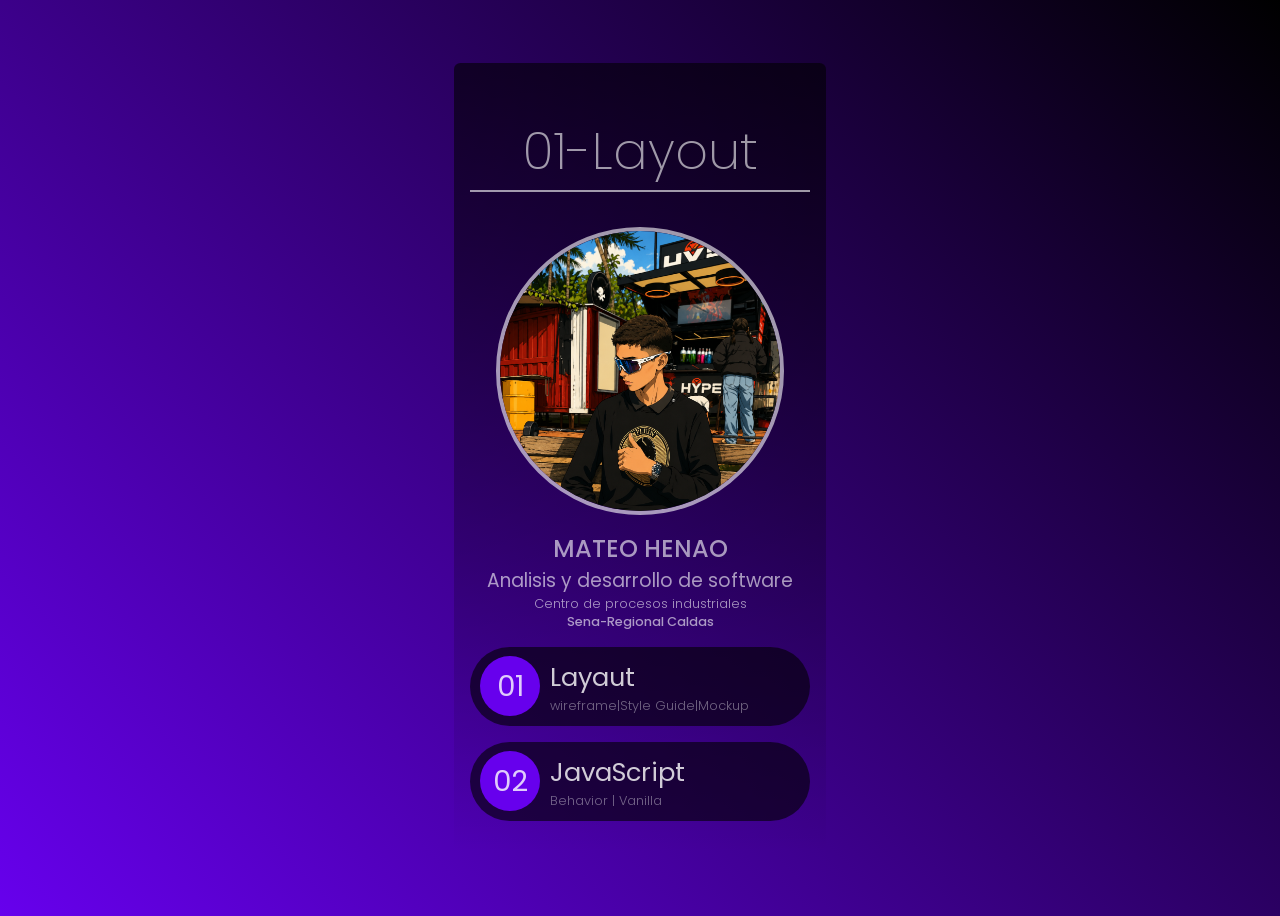
<file: index.html>
<!DOCTYPE html>
<html lang="en">
<head>
    <meta charset="UTF-8">
    <meta name="viewport" content="width=device-width, initial-scale=1.0">
    <title>ADSO 3410390</title>
    <link rel="stylesheet" href="src/css/master.css">
</head>
<body class="mainmenu">
    <main>
        <header>
            <h1>01-Layout</h1>
            <img src="src/images/ChatGPT Image 21 ago 2026, 10_36_19 a.m.png" alt="My profile">
            <h2>Mateo Henao</h2>
            <h3>Analisis y desarrollo de software</h3>
            <h4>Centro de procesos industriales</h4>
            <h5>Sena-Regional Caldas</h5>
        </header>
        <menu>
            <a href="01-layout/intex.html">
                <span>01</span>
                    <aside>
                        <h3>Layaut</h3>
                        <small>wireframe|Style Guide|Mockup</small>
                    </aside>
            </a>
            <a href="01-layout/intex.html">
                <span>02</span>
                    <aside>
                        <h3>JavaScript</h3>
                        <small>Behavior | Vanilla</small>
                    </aside>
            </a>
        </menu>
    </main>
</body>
</html>
</file>
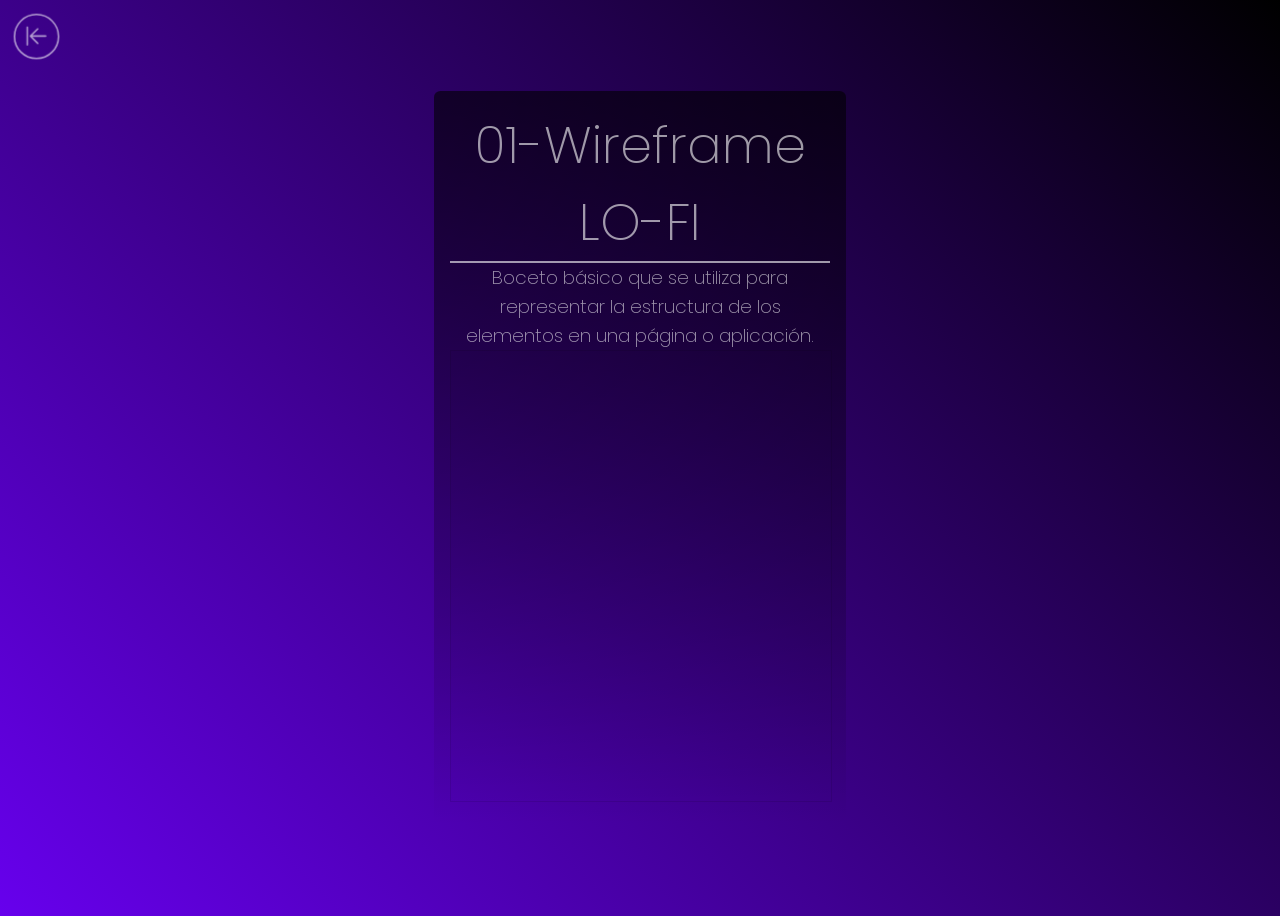
<file: 01-layout/01-wireframe-lofi/index.html>
<!doctype html>
<html lang="en">
  <head>
    <meta charset="UTF-8" />
    <meta name="viewport" content="width=device-width, initial-scale=1.0" />
    <title>01-Layout</title>
    <link rel="stylesheet" href="../../src/css/master.css" />
  </head>
  <body class="mainmenu layout">
    <nav class="back">
      <a href="../../01-layout/intex.html">
        
        <svg 
        xmlns="http://www.w3.org/2000/svg" 
        width="32" 
        height="32" 
        fill="#fff" 
        viewBox="0 0 256 256">
        <path 
        d="M232,128a8,8,0,0,1-8,8H91.31l58.35,58.34a8,8,0,0,1-11.32,11.32l-72-72a8,8,0,0,1,0-11.32l72-72a8,8,0,0,1,11.32,11.32L91.31,120H224A8,8,0,0,1,232,128ZM40,32a8,8,0,0,0-8,8V216a8,8,0,0,0,16,0V40A8,8,0,0,0,40,32Z"
        ></path></svg>
      </a>
    </nav>
    <main>
      <header>
        <h1>01-Wireframe LO-FI</h1>
        <h3>
          Boceto básico que se utiliza para representar la estructura de los elementos en una página o aplicación.
        </h3>
      </header>
      <section>
        <iframe style="border: 1px solid rgba(0, 0, 0, 0.1);" width="100%" height="450" src="https://embed.figma.com/design/DohSN0ulGYbkSzVrPu6X2t/Sin-t%C3%ADtulo?node-id=0-1&embed-host=share" allowfullscreen></iframe>
      </section>
    </main>
  </body>
</html>
</file>
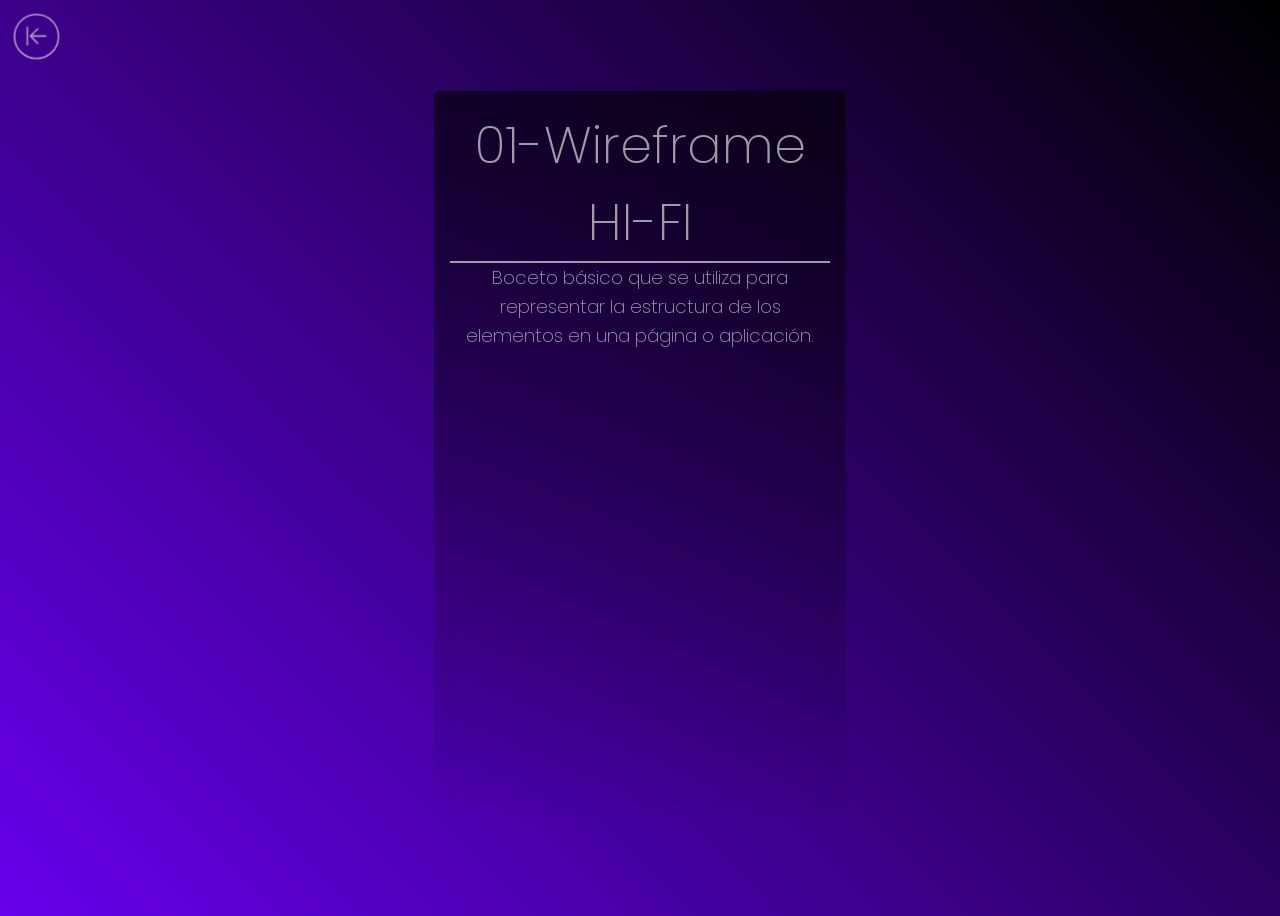
<file: 01-layout/02-wireframe_HIFI/index.html>
<!doctype html>
<html lang="en">
  <head>
    <meta charset="UTF-8" />
    <meta name="viewport" content="width=device-width, initial-scale=1.0" />
    <title>01-Layout</title>
    <link rel="stylesheet" href="../../src/css/master.css" />
  </head>
  <body class="mainmenu layout">
    <nav class="back">
      <a href="../../01-layout/intex.html">
        <svg
          xmlns="http://www.w3.org/2000/svg"
          width="32"
          height="32"
          fill="#fff"
          viewBox="0 0 256 256"
        >
          <path
            d="M232,128a8,8,0,0,1-8,8H91.31l58.35,58.34a8,8,0,0,1-11.32,11.32l-72-72a8,8,0,0,1,0-11.32l72-72a8,8,0,0,1,11.32,11.32L91.31,120H224A8,8,0,0,1,232,128ZM40,32a8,8,0,0,0-8,8V216a8,8,0,0,0,16,0V40A8,8,0,0,0,40,32Z"
          ></path>
        </svg>
      </a>
    </nav>
    <main>
      <header>
        <h1>01-Wireframe HI-FI</h1>
        <h3>
          Boceto básico que se utiliza para representar la estructura de los
          elementos en una página o aplicación.
        </h3>
      </header>
      <section>
        <iframe style="border: 1px solid rgba(0, 0, 0, 0.1);" width="100%" height="450" src="https://embed.figma.com/design/DohSN0ulGYbkSzVrPu6X2t/Sin-t%C3%ADtulo?node-id=4-278&embed-host=share" allowfullscreen></iframe>
      </section>
    </main>
  </body>
</html>
</file>
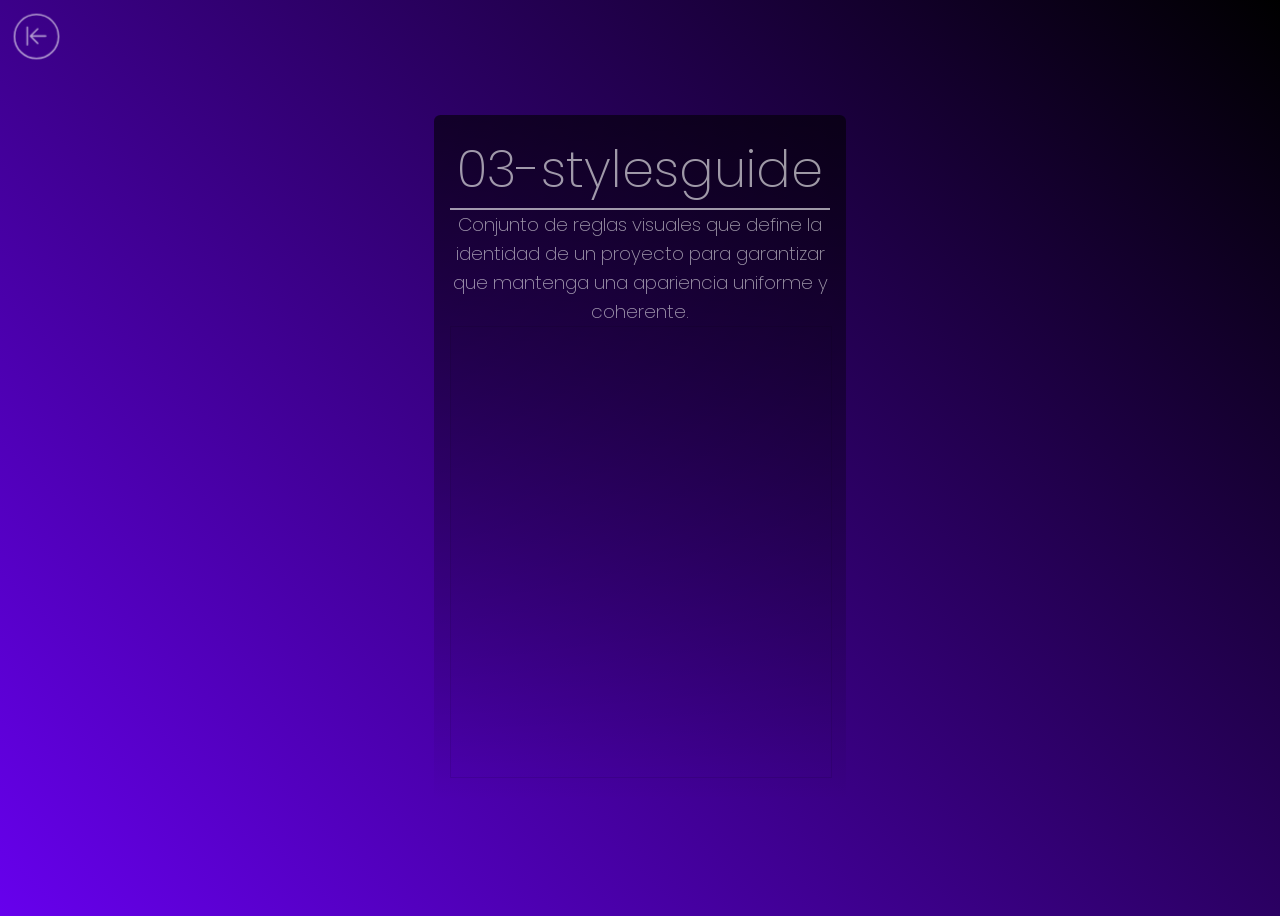
<file: 01-layout/03-stylesguide/index.html>
<!doctype html>
<html lang="en">
  <head>
    <meta charset="UTF-8" />
    <meta name="viewport" content="width=device-width, initial-scale=1.0" />
    <title>01-Layout</title>
    <link rel="stylesheet" href="../../src/css/master.css" />
  </head>
  <body class="mainmenu layout">
    <nav class="back">
      <a href="../../01-layout/intex.html">
        <svg
          xmlns="http://www.w3.org/2000/svg"
          width="32"
          height="32"
          fill="#fff"
          viewBox="0 0 256 256"
        >
          <path
            d="M232,128a8,8,0,0,1-8,8H91.31l58.35,58.34a8,8,0,0,1-11.32,11.32l-72-72a8,8,0,0,1,0-11.32l72-72a8,8,0,0,1,11.32,11.32L91.31,120H224A8,8,0,0,1,232,128ZM40,32a8,8,0,0,0-8,8V216a8,8,0,0,0,16,0V40A8,8,0,0,0,40,32Z"
          ></path>
        </svg>
      </a>
    </nav>
    <main>
      <header>
        <h1>03-stylesguide</h1>
        <h3>
          Conjunto de reglas visuales que define la identidad de un proyecto para garantizar que mantenga una apariencia uniforme y coherente.
        </h3>
      </header>
      <section>
        <iframe style="border: 1px solid rgba(0, 0, 0, 0.1);" width="100%" height="450" src="https://embed.figma.com/design/yKB3HdFJnO8nvU4pQJqGxR/Sin-t%C3%ADtulo?node-id=0-1&embed-host=share" allowfullscreen></iframe>
    </main>
  </body>
</html>
</file>
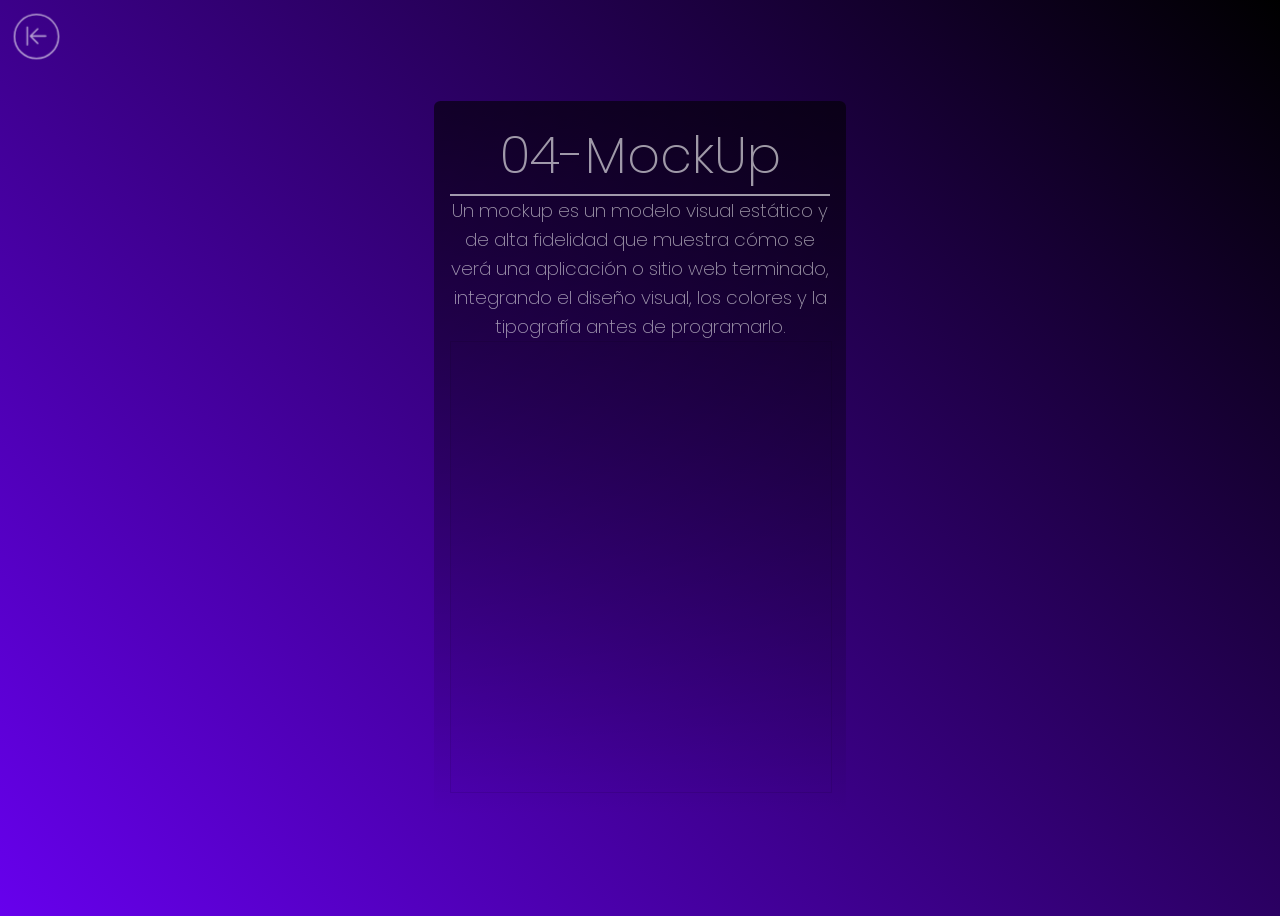
<file: 01-layout/04-mockup/index.html>
<!doctype html>
<html lang="en">
  <head>
    <meta charset="UTF-8" />
    <meta name="viewport" content="width=device-width, initial-scale=1.0" />
    <title>01-Layout</title>
    <link rel="stylesheet" href="../../src/css/master.css" />
  </head>
  <body class="mainmenu layout">
    <nav class="back">
      <a href="../../01-layout/intex.html">
        <svg
          xmlns="http://www.w3.org/2000/svg"
          width="32"
          height="32"
          fill="#fff"
          viewBox="0 0 256 256"
        >
          <path
            d="M232,128a8,8,0,0,1-8,8H91.31l58.35,58.34a8,8,0,0,1-11.32,11.32l-72-72a8,8,0,0,1,0-11.32l72-72a8,8,0,0,1,11.32,11.32L91.31,120H224A8,8,0,0,1,232,128ZM40,32a8,8,0,0,0-8,8V216a8,8,0,0,0,16,0V40A8,8,0,0,0,40,32Z"
          ></path>
        </svg>
      </a>
    </nav>
    <main>
      <header>
        <h1>04-MockUp</h1>
        <h3>
          Un mockup es un modelo visual estático y de alta fidelidad que muestra cómo se verá una aplicación o sitio web terminado, integrando el diseño visual, los colores y la tipografía antes de programarlo.
        </h3>
      </header>
      <section>
        <iframe style="border: 1px solid rgba(0, 0, 0, 0.1);" width="100%" height="450" src="https://embed.figma.com/design/yKB3HdFJnO8nvU4pQJqGxR/Sin-t%C3%ADtulo?node-id=35-2&embed-host=share" allowfullscreen></iframe>
  </body>
</html>
</file>
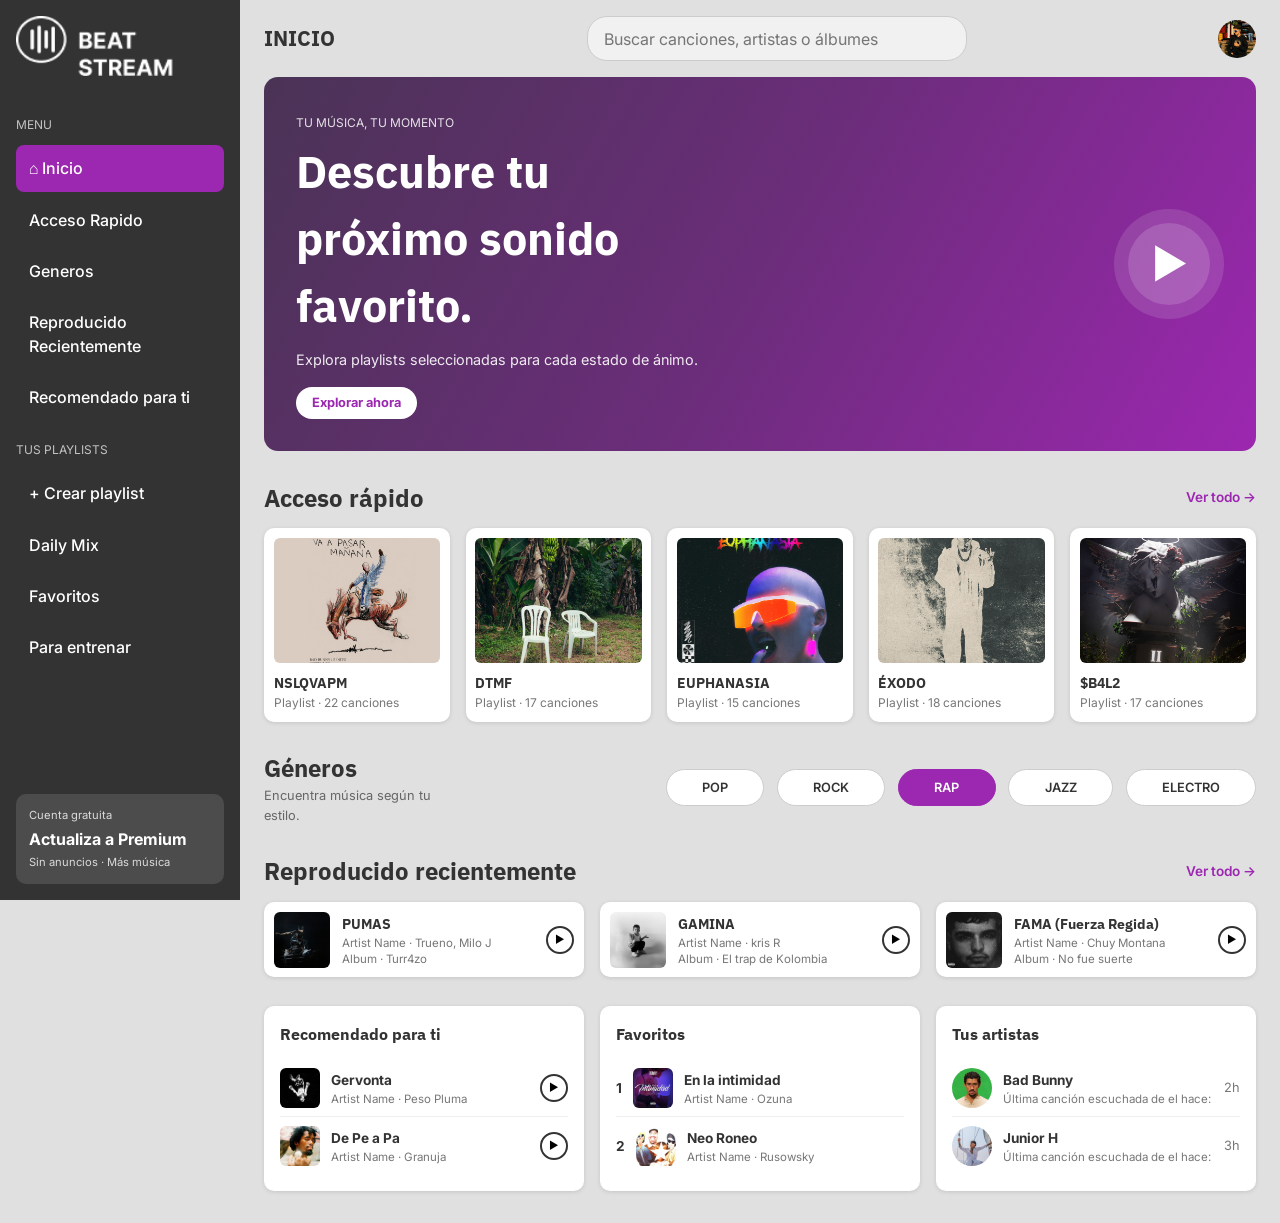
<file: 01-layout/05-code/index.html>
<!doctype html>
<html lang="es">
  <head>
    <meta charset="UTF-8" />
    <meta name="viewport" content="width=device-width, initial-scale=1" />
    <title>Beat Stream</title>
    <link rel="stylesheet" href="css/reset.css">
    <link rel="stylesheet" href="css/master.css">
  </head>
  <body>

    <aside id="sidebar">
      <a href="#inicio" class="brand">
        <img class="logo" src="images/Frame 1.png" alt="Beat Stream" />
      </a>

      <nav class="options">
        <p class="label">Menu</p>
        <a href="#inicio" class="active">⌂ Inicio</a>
        <a href="#generos">Acceso Rapido</a>
        <a href="#recientes">Generos</a>
        <a href="#recomendado">Reproducido Recientemente</a>
        <a href="#premium">Recomendado para ti</a>

        <p class="label">Tus playlists</p>
        <a href="#acceso-rapido">+ Crear playlist</a>
        <a href="#recomendado">Daily Mix</a>
        <a href="#favoritos">Favoritos</a>
        <a href="#artistas">Para entrenar</a>
      </nav>

      <div class="premium-box" id="premium">
        <small>Cuenta gratuita</small>
        <strong>Actualiza a Premium</strong>
        <small>Sin anuncios · Más música</small>
      </div>
    </aside>

    <main>
      <header id="topbar">
        <h1 id="inicio">INICIO</h1>
        <input
          type="search"
          placeholder="Buscar canciones, artistas o álbumes"
        />
       <img class="avatar" src="images/image.png" alt="Mi perfil">
      </header>

      
      <section class="hero">
        <div>
          <small>TU MÚSICA, TU MOMENTO</small>
          <h2>Descubre tu próximo sonido favorito.</h2>
          <p>Explora playlists seleccionadas para cada estado de ánimo.</p>
          <a href="#generos" class="btn-small">Explorar ahora</a>
        </div>
        <button class="play-big" aria-label="Reproducir">▶</button>
      </section>

      <!-- Acceso rápido -->
      <section id="acceso-rapido">
        <div class="section-head">
          <h2>Acceso rápido</h2>
          <a href="#">Ver todo →</a>
        </div>
        <div class="grid-5">
          <article class="card">
            <img src="images/ndslqvpm.jpg" alt="" />
            <h3>NSLQVAPM</h3>
            <p>Playlist · 22 canciones</p>
          </article>
          <article class="card">
            <img src="images/dtmf.jpg" alt="" />
            <h3>DTMF</h3>
            <p>Playlist · 17 canciones</p>
          </article>
          <article class="card">
            <img src="images/buho.png" alt="" />
            <h3>EUPHANASIA</h3>
            <p>Playlist · 15 canciones</p>
          </article>
          <article class="card">
            <img src="images/exodo.jpg" alt="" />
            <h3>ÉXODO</h3>
            <p>Playlist · 18 canciones</p>
          </article>
          <article class="card">
            <img src="images/asd0.jpg" alt="" />
            <h3>$B4L2</h3>
            <p>Playlist · 17 canciones</p>
          </article>
        </div>
      </section>

      <!-- Géneros -->
      <section id="generos" class="generos">
        <div>
          <h2>Géneros</h2>
          <p>Encuentra música según tu estilo.</p>
        </div>
        <div class="pills">
          <button class="pill">POP</button>
          <button class="pill">ROCK</button>
          <button class="pill active">RAP</button>
          <button class="pill">JAZZ</button>
          <button class="pill">ELECTRO</button>
        </div>
      </section>

      <!-- Reproducidos recientemente -->
      <section id="recientes">
        <div class="section-head">
          <h2>Reproducido recientemente</h2>
          <a href="#">Ver todo →</a>
        </div>
        <div class="grid-3">
          <article class="recent">
            <img src="images/pumas.jpg" alt="" />
            <div>
              <h3>PUMAS</h3>
              <p>Artist Name · Trueno, Milo J<br />Album · Turr4zo</p>
            </div>
            <button class="play-small" aria-label="Reproducir">▶</button>
          </article>
          <article class="recent">
            <img src="images/gamina.jpg" alt="" />
            <div>
              <h3>GAMINA</h3>
              <p>Artist Name · kris R<br />Album · El trap de Kolombia</p>
            </div>
            <button class="play-small" aria-label="Reproducir">▶</button>
          </article>
          <article class="recent">
            <img src="images/fama.jpg" alt="" />
            <div>
              <h3>FAMA (Fuerza Regida)</h3>
              <p>Artist Name · Chuy Montana<br />Album · No fue suerte</p>
            </div>
            <button class="play-small" aria-label="Reproducir">▶</button>
          </article>
        </div>
      </section>

      <!-- Recomendado / Favoritos / Tus artistas -->
      <section class="grid-3 bottom">
        <article class="panel" id="recomendado">
          <h3>Recomendado para ti</h3>
          <div class="row">
            <img src="images/gervonta.jpg" alt="" />
            <div>
              <strong>Gervonta</strong>
              <p>Artist Name · Peso Pluma</p>
            </div>
            <button class="play-small" aria-label="Reproducir">▶</button>
          </div>
          <div class="row">
            <img src="images/depeapa.jpg" alt="" />
            <div>
              <strong>De Pe a Pa</strong>
              <p>Artist Name · Granuja</p>
            </div>
            <button class="play-small" aria-label="Reproducir">▶</button>
          </div>
        </article>

        <article class="panel" id="favoritos">
          <h3>Favoritos</h3>
          <div class="row">
            <span class="num">1</span>
            <img src="images/images.jpg" alt="" />
            <div>
              <strong>En la intimidad</strong>
              <p>Artist Name · Ozuna</p>
            </div>
          </div>
          <div class="row">
            <span class="num">2</span>
            <img src="images/images (1).jpg" alt="" />
            <div>
              <strong>Neo Roneo</strong>
              <p>Artist Name · Rusowsky</p>
            </div>
          </div>
        </article>

        <article class="panel" id="artistas">
          <h3>Tus artistas</h3>
          <div class="row">
            <img class="round" src="images/badbo.jpg" alt="" />
            <div>
              <strong>Bad Bunny</strong>
              <p>Última canción escuchada de el hace:</p>
            </div>
            <span class="time">2h</span>
          </div>
          <div class="row">
            <img class="round" src="images/ab6761610000e5eb5fbe9b7dc7d9a2295bd6022c.jpg" alt="" />
            <div>
              <strong>Junior H</strong>
              <p>Última canción escuchada de el hace:</p>
            </div>
            <span class="time">3h</span>
          </div>
        </article>
      </section>
    </main>
  </body>
</html>
</file>
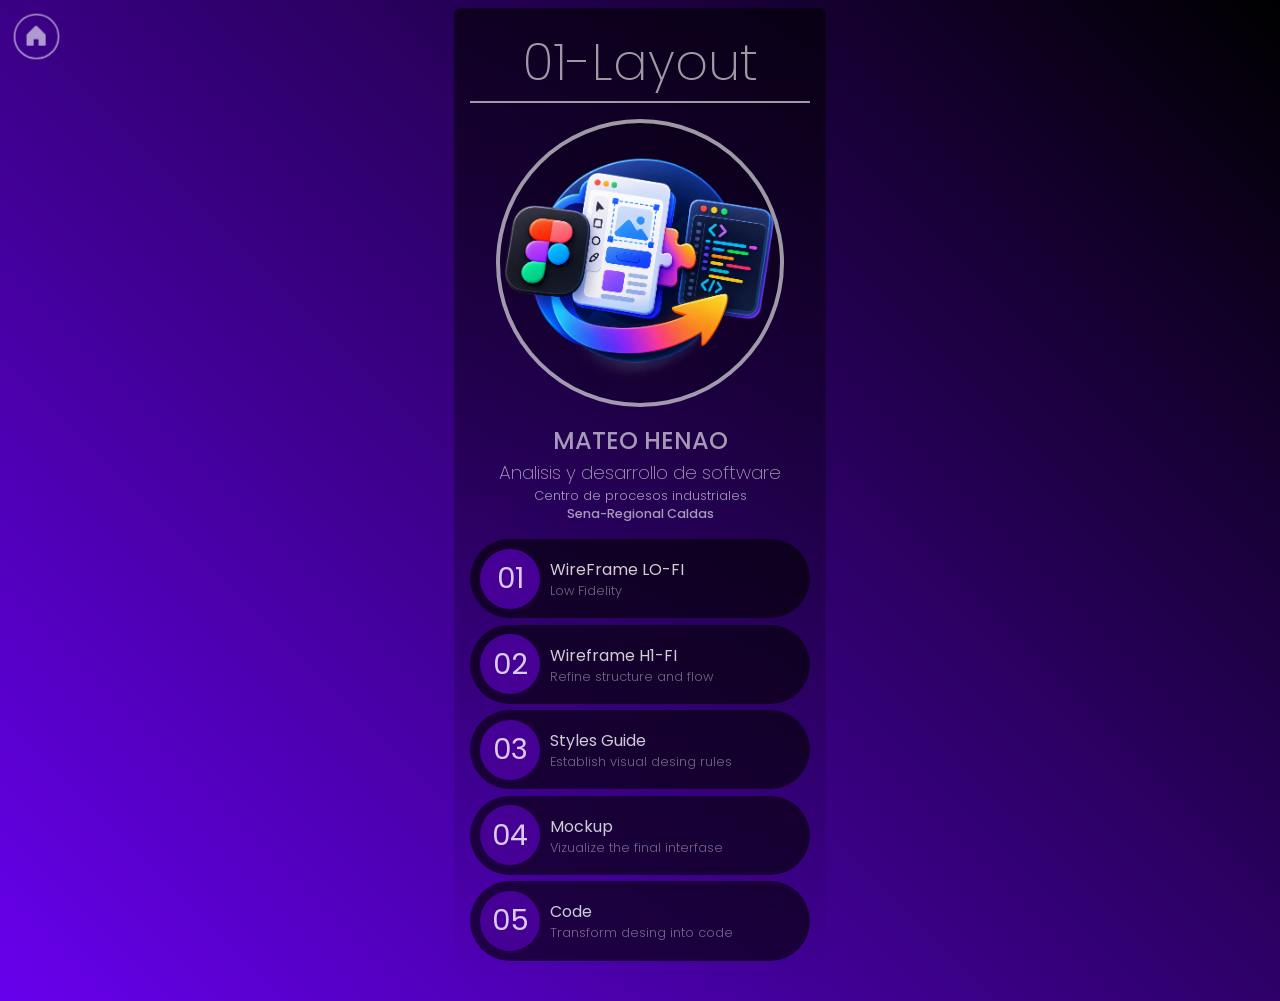
<file: 01-layout/intex.html>
<!DOCTYPE html>
<html lang="en">
<head>
    <meta charset="UTF-8">
    <meta name="viewport" content="width=device-width, initial-scale=1.0">
    <title>ADSO 3410390</title>
    <link rel="stylesheet" href="../src/css/master.css">
</head>
<body class="mainmenu layout">
    <nav class="back">
    <a href="../index.html">
        <svg xmlns="http://www.w3.org/2000/svg" width="32" height="32" fill="#fff" viewBox="0 0 256 256"><path d="M224,120v96a8,8,0,0,1-8,8H160a8,8,0,0,1-8-8V164a4,4,0,0,0-4-4H108a4,4,0,0,0-4,4v52a8,8,0,0,1-8,8H40a8,8,0,0,1-8-8V120a16,16,0,0,1,4.69-11.31l80-80a16,16,0,0,1,22.62,0l80,80A16,16,0,0,1,224,120Z"></path></svg>
    </a>
    </nav>
    <main>
        <header>
            <h1>01-Layout</h1>
            <img src="../src/images/ChatGPT Image 21 ago 2026, 10_48_44 a.m.png" alt="My profile">
            <h2>Mateo Henao</h2>
            <h3>Analisis y desarrollo de software</h3>
            <h4>Centro de procesos industriales</h4>
            <h5>Sena-Regional Caldas</h5>
        </header>
        <menu>
            <a href="01-wireframe_lofi/index.html">
                <span>01</span>
                    <aside>
                        <h3>WireFrame LO-FI</h3>
                        <small>Low Fidelity</small>
                    </aside>
            </a>
            <a href="02-wireframe_HIFI/index.html">
                <span>02</span>
                    <aside>
                        <h3>Wireframe H1-FI</h3>
                        <small>Refine structure and flow</small>
                    </aside>
            </a>
            <a href="03-stylesguide/index.html">
                <span>03</span>
                    <aside>
                        <h3>Styles Guide</h3>
                        <small>Establish visual desing rules</small>
                    </aside>
            </a>
            <a href="04-mockup/index.html">
                <span>04</span>
                    <aside>
                        <h3>Mockup</h3>
                        <small>Vizualize the final interfase</small>
                    </aside>
            </a>
            <a href="05-code/index.html" target="_blank">
                <span>05</span>
                    <aside>
                        <h3>Code</h3>
                        <small>Transform desing into code</small>
                    </aside>
            </a>
        </menu>
    </main>
</body>
</html>
</file>
<file: src/css/master.css>
/* Google Fonts: Poppins */
@import url('https://fonts.googleapis.com/css2?family=Poppins:ital,wght@0,100;0,200;0,300;0,400;0,500;0,600;0,700;0,800;0,900;1,100;1,200;1,300;1,400;1,500;1,600;1,700;1,800;1,900&display=swap');


body {
    align-items: center;
    background: linear-gradient(45deg, #6700ed, black);
    color: #fff9;
    display: flex;
    font-family: Poppins, serif;
    justify-content: center;
    min-height: 100dvh;

    nav.back {
        align-items: center;
        border: 2px solid #fff;
        border-radius: 50%;
        display: flex;
        justify-content: center;
        height: 40px;
        left: 8px;
        opacity: .6;
        padding: 0.4rem;
        position: fixed;
        top: 8px;
        transform: scale(.8);
        transition: transform 0.4s ease-in,
                    opacity 0.4s 0.4s ease-in;
        width: 40px;
        &:hover {
            transform: scale(1.1);
            opacity: 1;
        }
        a:is(:link, :visited) {
            display: flex;
            justify-content: center;
            align-items: center;
        }
    }

    &.mainmenu.layout {
         background: linear-gradient(45deg, #6700ed, black);
         main {
            header {
                h1 {
                    margin: 0;
                }
                h3 {
                    font-weight: 200;
                }
                img {
                    background-color: #0003;
                }
            }
            menu {
                gap: 0.4rem;
                a:is(:link, :visited) {
                    span {
                        background-color: #460096;
                    }
                    aside {
                        h3 {
                            font-size: 1rem;
                        }
                    }
                    &:is(:hover) {
                        background-color: #460096;
                    }
                }
            }
         }
    }

    main {
        background: linear-gradient(to bottom, #0009, #0000);
        border-radius: 0.4rem;
        max-width: 380px;
        padding: 1rem;
    }
    /* Main Menu */
    &.mainmenu {
        main {
            header {
                h1 {
                    border-bottom: 2px solid #fff9;
                    font-size: 3.2rem;
                    font-weight: 200;
                    text-align: center;
                }
                img {
                    border: 4px solid #fff9;
                    border-radius: 50%;
                    display: flex;
                    height: 280px;
                    margin: 1rem auto;
                    object-fit: cover;
                    object-position: top;
                    width: 280px;
                }
                h2 {
                    font-weight: 500;
                    margin: 0;
                    text-transform: uppercase;
                    text-align: center;
                }
                h3 {
                    font-weight: 400;
                    margin: 0;
                    text-align: center;
                }
                h4 {
                    font-weight: 300;
                    font-size: 0.8rem;
                    margin: 0;
                    text-align: center;
                }
                h5 {
                    font-size: 0.8rem;
                    font-weight: 500;
                    margin: 0;
                    text-align: center;
                }
            }
            menu {
                align-items: center;
                display: flex;
                flex-direction: column;
                gap: 1rem;
                justify-content: center;
                padding: 0;
                a:is(:link, :visited) {
                    align-items: center;
                    background-color: #0009;
                    border-radius: 5rem;
                    color: #fffc;
                    display: flex;
                    padding: 0.6rem;
                    text-decoration:none;
                    transition: transform 0.4s ease-in,
                                background 0.4s 0.2s ease-in;
                    width: 320px;
                    &:is(:hover) {
                        background-color: #6700ed;
                        transform: scale(1.04) translateX(18px);
                    }
                    span {
                        align-items: center;
                        background-color: #6700ed;
                        border-radius: 50%;
                        display: flex;
                        justify-content: center;
                        font-size: 1.8rem;
                        height: 60px;
                        transition: all 0.4s ease-in;
                        width: 60px;
                    }
                    &:hover span {
                        background-color: #0009;
                    }
                    aside {
                        margin-left: 0.6rem;
                        display: flex;
                        flex-direction: column;
                        justify-content: center;
                        align-items: start;
                        h3 {
                            margin: 0;
                            font-size: 1.6rem;
                            font-weight: 400;
                        }
                        small {
                            color: #fff6;
                            font-size: 0.8rem;
                            font-weight: 300;
                        }
                    }
                }
            }
        }
    }
}
</file>
<file: 01-layout/05-code/css/master.css>
@import url('https://fonts.googleapis.com/css2?family=IBM+Plex+Sans:ital,wght@0,100..700;1,100..700&family=Inter:ital,opsz,wght@0,14..32,100..900;1,14..32,100..900&display=swap');

:root {
  --color-accentdark: #333333;
  --color-vibrantpurple: #9c27b0;
  --color-lightgray: #e0e0e0;
  --foint-headings: "IBM Plex Sans", serif;
  --foint-body: inter, sans-serif;
  --sidebar-w: 240px;
  scroll-behavior: smooth;
}
.avatar {
  width: 38px;
  height: 38px;
  border-radius: 50%;     /* la hace redonda */
  object-fit: cover;      /* recorta la foto sin deformarla */
  flex-shrink: 0;
}

* { box-sizing: border-box; margin: 0; padding: 0; }

body {
  background-color: var(--color-lightgray);
  color: var(--color-accentdark);
  font-family: var(--foint-body);
}

h1, h2, h3 { font-family: var(--foint-headings); }
a { text-decoration: none; color: inherit; }
img { display: block; max-width: 100%; }

/* ================= SIDEBAR ================= */
#sidebar {
  position: fixed;
  top: 0;
  left: 0;
  width: var(--sidebar-w);
  height: 100dvh;
  background-color: var(--color-accentdark);
  color: white;
  display: flex;
  flex-direction: column;
  padding: 1rem;
  overflow-y: auto;
}

.brand { display: block; margin-bottom: 1.5rem; }
img.logo { height: 60px; }

nav.options { display: flex; flex-direction: column; gap: 0.3rem; flex: 1; }

nav.options .label {
  font-size: 0.75rem;
  text-transform: uppercase;
  opacity: 0.7;
  margin: 1rem 0 0.4rem;
}

nav.options a:is(:link, :visited) {
  font-size: 1rem;
  font-weight: 500;
  padding: 0.7rem 0.8rem;
  border-radius: 8px;
  color: white;
  transition: transform 0.2s ease-in, background-color 0.2s;
}

nav.options a:not(.active):hover {
  background-color: rgba(255, 255, 255, 0.1);
  transform: translateX(4px);
}

nav.options a.active { background-color: var(--color-vibrantpurple); }

.premium-box {
  background-color: rgba(255, 255, 255, 0.12);
  border-radius: 10px;
  padding: 0.8rem;
  display: flex;
  flex-direction: column;
  gap: 0.2rem;
}
.premium-box small { font-size: 0.7rem; opacity: 0.8; }

/* ================= CONTENIDO ================= */
main {
  margin-left: var(--sidebar-w);
  min-height: 100dvh;
  padding: 0 1.5rem 2rem;
}

#topbar {
  display: flex;
  align-items: center;
  justify-content: space-between;
  gap: 1rem;
  padding: 1rem 0;
}
#topbar h1 { font-size: 1.3rem; }
#topbar input {
  width: min(380px, 100%);
  padding: 0.6rem 1rem;
  border-radius: 20px;
  border: 1px solid #ccc;
  background: #f1f1f1;
  font-family: var(--foint-body);
}
.avatar {
  width: 38px; height: 38px;
  border-radius: 50%;
  background: rgb(233, 8, 233);
  flex-shrink: 0;
}

section { margin-top: 1.8rem; }

.section-head {
  display: flex;
  justify-content: space-between;
  align-items: center;
  margin-bottom: 0.8rem;
}
.section-head h2 { font-size: 1.5rem; }
.section-head a {
  color: var(--color-vibrantpurple);
  font-size: 0.85rem;
  font-weight: 600;
}

/* ---- Hero ---- */
.hero {
  background: linear-gradient(120deg, #4a3355 0%, #6b2d7a 50%, var(--color-vibrantpurple) 100%);
  color: white;
  border-radius: 14px;
  padding: 2rem;
  display: flex;
  align-items: center;
  justify-content: space-between;
  gap: 1rem;
  margin-top: 0;
}
.hero small { font-size: 0.75rem; opacity: 0.85; }
.hero h2 { font-size: clamp(1.8rem, 4vw, 2.8rem); max-width: 14ch; margin: 0.3rem 0 0.6rem; }
.hero p { font-size: 0.9rem; opacity: 0.9; margin-bottom: 1rem; }

.btn-small {
  display: inline-block;
  background: white;
  color: var(--color-vibrantpurple);
  font-size: 0.8rem;
  font-weight: 700;
  padding: 0.4rem 1rem;
  border-radius: 20px;
}

.play-big {
  width: 110px; height: 110px;
  flex-shrink: 0;
  border-radius: 50%;
  border: 14px solid rgba(255, 255, 255, 0.12);
  background: rgba(255, 255, 255, 0.25);
  background-clip: padding-box;
  color: white;
  font-size: 2.5rem;
  cursor: pointer;
}

/* ---- Grids ---- */
.grid-5 { display: grid; grid-template-columns: repeat(5, 1fr); gap: 1rem; }
.grid-3 { display: grid; grid-template-columns: repeat(3, 1fr); gap: 1rem; }

/* ---- Tarjetas acceso rápido ---- */
.card {
  background: white;
  border-radius: 10px;
  padding: 0.6rem;
  box-shadow: 0 1px 4px rgba(0, 0, 0, 0.12);
}
.card img {
  width: 100%;
  aspect-ratio: 4 / 3;
  object-fit: cover;
  border-radius: 6px;
  background: #bbb;
  margin-bottom: 0.6rem;
}
.card h3 { font-size: 0.9rem; }
.card p { font-size: 0.75rem; color: #777; }

/* ---- Géneros ---- */
.generos { display: flex; align-items: center; justify-content: space-between; gap: 1rem; flex-wrap: wrap; }
.generos h2 { font-size: 1.5rem; }
.generos p { font-size: 0.8rem; color: #666; max-width: 22ch; }
.pills { display: flex; gap: 0.8rem; flex-wrap: wrap; }
.pill {
  background: white;
  border: 1px solid #ccc;
  border-radius: 20px;
  padding: 0.5rem 2.2rem;
  font-weight: 600;
  font-size: 0.8rem;
  cursor: pointer;
  transition: transform 0.2s ease-in;
}
.pill {
  background: white;
  color: var(--color-accentdark);   /* letras oscuras con el botón blanco */
  border: 1px solid #ccc;
  border-radius: 20px;
  padding: 0.5rem 2.2rem;
  font-weight: 600;
  font-size: 0.8rem;
  cursor: pointer;
  transition: transform 0.2s ease-in;
}

.pill.active {
  background: var(--color-vibrantpurple);
  color: white;                      /* letras blancas con el botón morado */
  border-color: var(--color-vibrantpurple);
}
/* ---- Reproducido recientemente ---- */
.recent {
  background: white;
  border-radius: 10px;
  padding: 0.6rem;
  display: flex;
  align-items: center;
  gap: 0.8rem;
  box-shadow: 0 1px 4px rgba(0, 0, 0, 0.12);
}
.recent img { width: 56px; height: 56px; object-fit: cover; border-radius: 6px; background: #bbb; }
.recent div { flex: 1; min-width: 0; }
.recent h3 { font-size: 0.9rem; }
.recent p { font-size: 0.72rem; color: #777; line-height: 1.4; }

.play-small {
  width: 28px; height: 28px;
  border-radius: 50%;
  border: 2px solid var(--color-accentdark);
  background: white;
  font-size: 0.65rem;
  cursor: pointer;
  flex-shrink: 0;
}
.play-small:hover { background: var(--color-vibrantpurple); border-color: var(--color-vibrantpurple); color: white; }

/* ---- Paneles de abajo ---- */
.panel {
  background: white;
  border-radius: 10px;
  padding: 1rem;
  box-shadow: 0 1px 4px rgba(0, 0, 0, 0.12);
}
.panel h3 { font-size: 1rem; margin-bottom: 0.8rem; }
.row { display: flex; align-items: center; gap: 0.7rem; padding: 0.5rem 0; }
.row + .row { border-top: 1px solid #eee; }
.row img { width: 40px; height: 40px; object-fit: cover; border-radius: 6px; background: #bbb; }
.row img.round { border-radius: 50%; }
.row div { flex: 1; min-width: 0; }
.row strong { font-size: 0.85rem; }
.row p { font-size: 0.72rem; color: #777; }
.num { font-weight: 700; font-size: 0.85rem; }
.time { font-size: 0.8rem; color: #777; }

/* ================= RESPONSIVE ================= */
@media (max-width: 1100px) {
  .grid-5 { grid-template-columns: repeat(3, 1fr); }
  .grid-3 { grid-template-columns: 1fr; }
}

@media (max-width: 800px) {
  :root { --sidebar-w: 0px; }
  #sidebar { position: static; width: 100%; height: auto; }
  nav.options { flex-direction: row; flex-wrap: wrap; }
  nav.options .label, .premium-box { display: none; }
  main { margin-left: 0; }
  .grid-5 { grid-template-columns: repeat(2, 1fr); }
  .hero { flex-direction: column; align-items: flex-start; }
}
</file>
